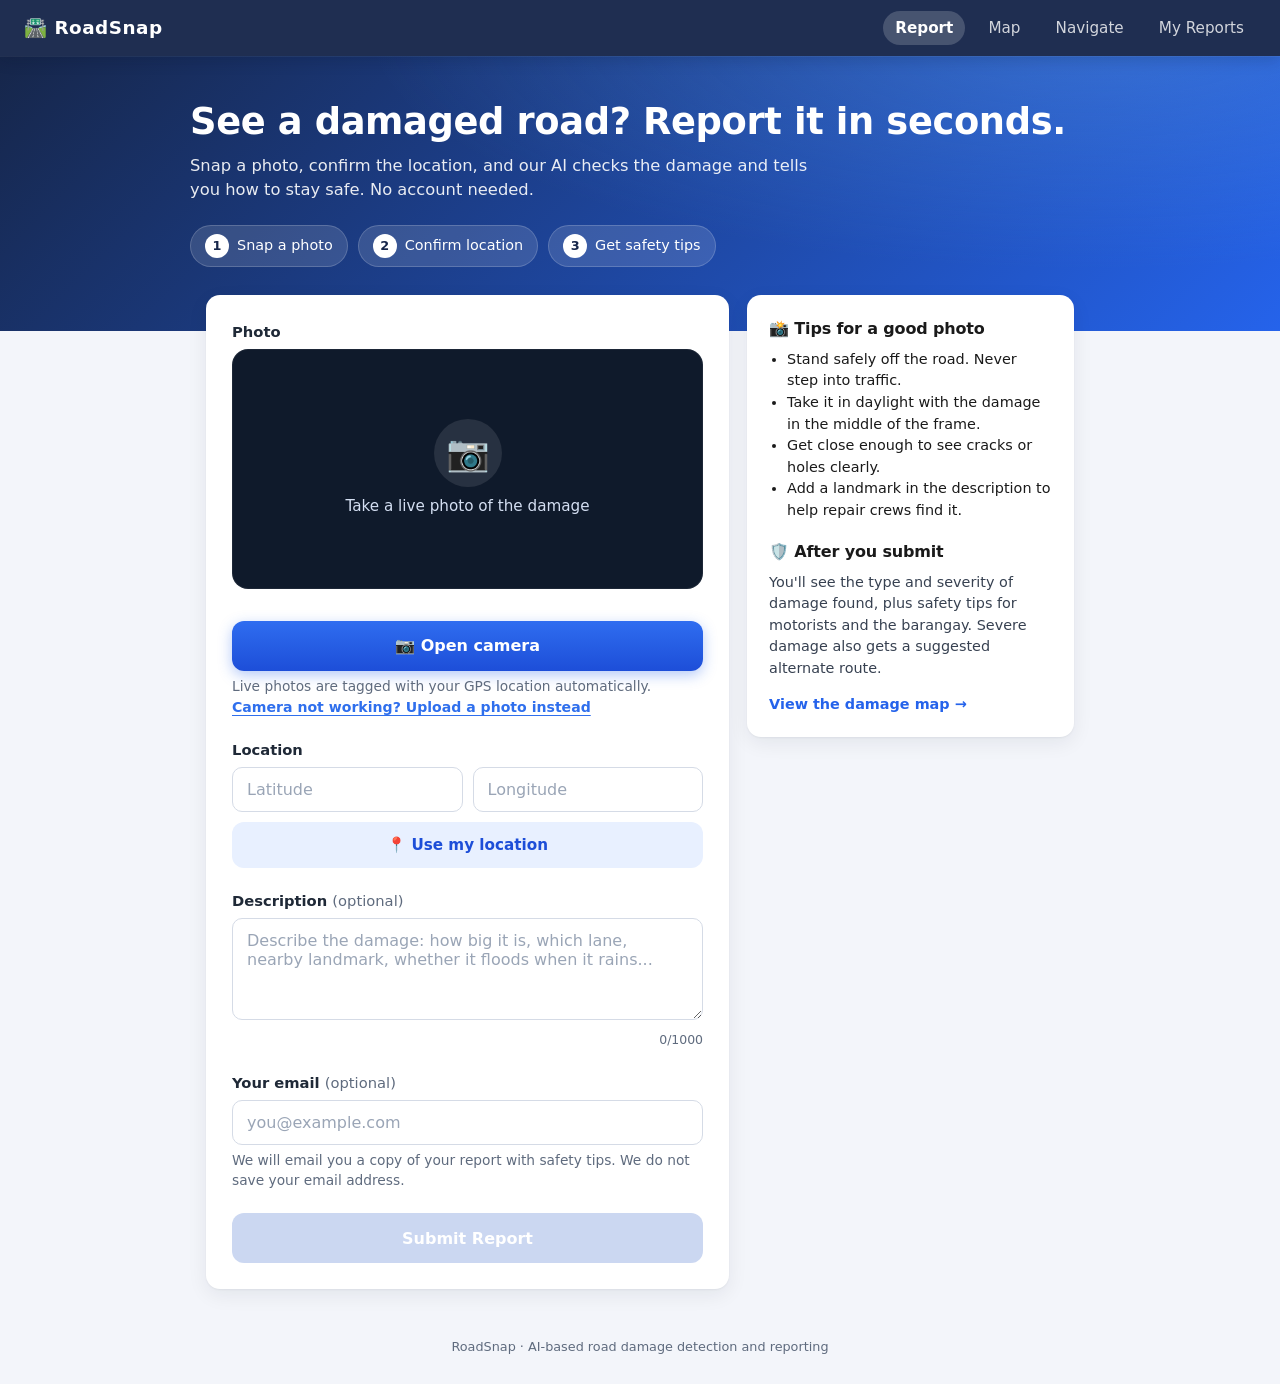
<file: backend/frontend/index.html>
<!DOCTYPE html>
<html lang="en">
<head>
  <meta charset="UTF-8" />
  <meta name="viewport" content="width=device-width, initial-scale=1.0" />
  <title>RoadSnap — Report Road Damage</title>
  <link rel="stylesheet" href="css/style.css" />
</head>
<body>

  <div class="navbar">
    <a href="index.html" class="brand">🛣️ RoadSnap</a>
    <nav>
      <a href="index.html" class="active">Report</a>
      <a href="map.html">Map</a>
      <a href="navigate.html">Navigate</a>
      <a href="my-reports.html">My Reports</a>
    </nav>
  </div>

  <header class="hero">
    <div class="hero-inner">
      <h1>See a damaged road? Report it in seconds.</h1>
      <p>Snap a photo, confirm the location, and our AI checks the damage and tells you how to stay safe. No account needed.</p>
      <div class="steps">
        <div class="step"><span class="step-num">1</span><span>Snap a photo</span></div>
        <div class="step"><span class="step-num">2</span><span>Confirm location</span></div>
        <div class="step"><span class="step-num">3</span><span>Get safety tips</span></div>
      </div>
    </div>
  </header>

  <div class="page report-layout">
    <div class="card">
      <form id="report-form">

        <label for="image-input">Photo</label>
        <div class="camera-box" id="camera-box">
          <video id="camera-video" autoplay playsinline muted style="display:none;"></video>
          <img id="preview-img" style="display:none;" alt="Captured photo" />
          <div id="camera-placeholder" class="camera-placeholder">
            <span class="cam-icon">📷</span>
            <span>Take a live photo of the damage</span>
          </div>
        </div>
        <div class="camera-actions">
          <button type="button" class="btn-primary" id="camera-open-btn">📷 Open camera</button>
          <button type="button" class="btn-capture" id="camera-capture-btn" style="display:none;">⚪ Capture</button>
          <button type="button" class="btn-secondary" id="camera-retake-btn" style="display:none;">🔄 Retake</button>
        </div>
        <div class="upload-hint">
          Live photos are tagged with your GPS location automatically.
          <label class="upload-fallback" for="image-input">Camera not working? Upload a photo instead</label>
        </div>
        <input type="file" id="image-input" accept="image/png, image/jpeg" capture="environment" style="display:none;" />

        <label for="lat-input">Location</label>
        <div class="location-row">
          <input type="text" id="lat-input" placeholder="Latitude" required />
          <input type="text" id="lng-input" placeholder="Longitude" required />
          <button type="button" class="btn-secondary" id="locate-btn">📍 Use my location</button>
        </div>

        <label for="description-input">Description <span class="optional">(optional)</span></label>
        <textarea id="description-input" rows="4" maxlength="1000"
          placeholder="Describe the damage: how big it is, which lane, nearby landmark, whether it floods when it rains..."></textarea>
        <div class="char-count"><span id="desc-count">0</span>/1000</div>

        <label for="email-input">Your email <span class="optional">(optional)</span></label>
        <input type="email" id="email-input" maxlength="120" autocomplete="email" placeholder="you@example.com" />
        <div class="upload-hint">We will email you a copy of your report with safety tips. We do not save your email address.</div>

        <button type="submit" class="btn-primary" id="submit-btn" disabled>Submit Report</button>

        <div class="status-msg" id="status-msg"></div>
      </form>
    </div>

    <aside class="side-card">
      <h3>📸 Tips for a good photo</h3>
      <ul>
        <li>Stand safely off the road. Never step into traffic.</li>
        <li>Take it in daylight with the damage in the middle of the frame.</li>
        <li>Get close enough to see cracks or holes clearly.</li>
        <li>Add a landmark in the description to help repair crews find it.</li>
      </ul>
      <h3>🛡️ After you submit</h3>
      <p>You'll see the type and severity of damage found, plus safety tips for motorists and the barangay. Severe damage also gets a suggested alternate route.</p>
      <a class="side-link" href="map.html">View the damage map →</a>
    </aside>
  </div>

  <footer class="site-footer">RoadSnap &middot; AI-based road damage detection and reporting</footer>

  <script src="js/config.js"></script>
  <script src="js/ui.js"></script>
  <script src="js/report.js"></script>
</body>
</html>
</file>
<file: backend/frontend/css/style.css>
:root {
  --navy: #1d2b4f;
  --blue: #2f6fed;
  --light-blue: #eaf1ff;
  --minor: #ffc800;
  --moderate: #ff7a00;
  --severe: #e60023;
  --gray-bg: #f5f6fa;
  --text: #1a1a1a;
  --muted: #6b7280;
  --white: #ffffff;
  --radius: 10px;
  --shadow: 0 2px 10px rgba(0, 0, 0, 0.08);
}

* {
  box-sizing: border-box;
}

body {
  margin: 0;
  font-family: "Segoe UI", Roboto, Arial, sans-serif;
  background: var(--gray-bg);
  color: var(--text);
}

/* ---------- Top nav ---------- */
.navbar {
  background: var(--navy);
  color: var(--white);
  padding: 14px 24px;
  display: flex;
  align-items: center;
  justify-content: space-between;
}

.navbar .brand {
  font-weight: 700;
  font-size: 1.2rem;
  letter-spacing: 0.5px;
  color: var(--white);
  text-decoration: none;
}

.navbar nav a {
  color: var(--white);
  text-decoration: none;
  margin-left: 20px;
  font-size: 0.95rem;
  opacity: 0.85;
}

.navbar nav a:hover,
.navbar nav a.active {
  opacity: 1;
  border-bottom: 2px solid var(--blue);
}

/* ---------- Layout ---------- */
.page {
  max-width: 720px;
  margin: 32px auto;
  padding: 0 16px;
}

.page-wide {
  max-width: 1100px;
  margin: 0 auto;
  padding: 0;
}

h1 {
  font-size: 1.6rem;
  margin-bottom: 4px;
}

.subtitle {
  color: var(--muted);
  margin-top: 0;
  margin-bottom: 24px;
}

/* ---------- Card / form ---------- */
.card {
  background: var(--white);
  border-radius: var(--radius);
  box-shadow: var(--shadow);
  padding: 24px;
}

label {
  display: block;
  font-weight: 600;
  margin-bottom: 6px;
  margin-top: 18px;
  font-size: 0.9rem;
}

label:first-of-type {
  margin-top: 0;
}

.upload-box {
  border: 2px dashed #c7d2e0;
  border-radius: var(--radius);
  padding: 24px;
  text-align: center;
  cursor: pointer;
  background: var(--light-blue);
  transition: border-color 0.15s ease;
}

.upload-box:hover {
  border-color: var(--blue);
}

.upload-box img {
  max-width: 100%;
  max-height: 220px;
  border-radius: 8px;
  margin-top: 12px;
}

.upload-hint {
  font-size: 0.85rem;
  color: var(--muted);
  margin-top: 6px;
}

input[type="file"] {
  display: none;
}

.location-row {
  display: flex;
  gap: 10px;
  align-items: center;
}

.location-row input {
  flex: 1;
}

input[type="text"],
input[type="email"],
input[type="number"],
textarea {
  width: 100%;
  padding: 10px 12px;
  border: 1px solid #d7dce3;
  border-radius: 8px;
  font-size: 0.95rem;
}

button {
  font-family: inherit;
  cursor: pointer;
  border: none;
  border-radius: 8px;
  font-size: 0.95rem;
  font-weight: 600;
}

.btn-primary {
  background: var(--blue);
  color: var(--white);
  padding: 12px 20px;
  width: 100%;
  margin-top: 22px;
}

.btn-primary:disabled {
  background: #9db6e8;
  cursor: not-allowed;
}

.btn-secondary {
  background: var(--light-blue);
  color: var(--blue);
  padding: 10px 14px;
  white-space: nowrap;
}

.status-msg {
  margin-top: 14px;
  padding: 12px 14px;
  border-radius: 8px;
  font-size: 0.9rem;
  display: none;
}

.status-msg.success {
  display: block;
  background: #e6f6ec;
  color: #1e7e34;
}

.status-msg.error {
  display: block;
  background: #fdeaea;
  color: #b02a2a;
}

/* ---------- Map page ---------- */
#map {
  width: 100%;
  height: calc(100vh - 130px);
}

.map-legend {
  position: absolute;
  bottom: 24px;
  left: 24px;
  background: var(--white);
  padding: 12px 16px;
  border-radius: var(--radius);
  box-shadow: var(--shadow);
  font-size: 0.85rem;
  z-index: 1000;
}

.map-legend div {
  display: flex;
  align-items: center;
  margin-top: 4px;
}

.dot {
  width: 10px;
  height: 10px;
  border-radius: 50%;
  margin-right: 8px;
  display: inline-block;
}

.dot.minor { background: var(--minor); }
.dot.moderate { background: var(--moderate); }
.dot.severe { background: var(--severe); }

.map-wrap {
  position: relative;
}

.popup-content {
  font-size: 0.85rem;
}

.popup-content img {
  width: 100%;
  border-radius: 6px;
  margin-bottom: 6px;
}

.badge {
  display: inline-block;
  padding: 2px 8px;
  border-radius: 12px;
  font-size: 0.75rem;
  font-weight: 700;
  color: var(--white);
}

.badge.minor { background: var(--minor); }
.badge.moderate { background: var(--moderate); }
.badge.severe { background: var(--severe); }
.badge.none { background: #8a93a3; }


/* ---------- Admin dashboard ---------- */
.report-card {
  background: var(--white);
  border-radius: var(--radius);
  box-shadow: var(--shadow);
  padding: 16px;
  margin-bottom: 14px;
  display: flex;
  gap: 16px;
  align-items: flex-start;
}

.report-card img {
  width: 120px;
  height: 120px;
  object-fit: cover;
  border-radius: 8px;
  flex-shrink: 0;
}

.report-card .info {
  flex: 1;
}

.report-card .actions {
  display: flex;
  gap: 8px;
  margin-top: 10px;
  flex-wrap: wrap;
}

.report-card .actions button {
  padding: 6px 12px;
  font-size: 0.85rem;
}

.btn-verify { background: #d4f4dd; color: #1e7e34; }
.btn-flag { background: #fff0d4; color: #a05c00; }
.btn-remove { background: #fdeaea; color: #b02a2a; }

select {
  padding: 8px 10px;
  border-radius: 8px;
  border: 1px solid #d7dce3;
}

/* ---------- Form extras ---------- */
textarea {
  font-family: inherit;
  resize: vertical;
}

.optional {
  font-weight: 400;
  color: var(--muted);
}

.char-count {
  text-align: right;
  font-size: 0.8rem;
  color: var(--muted);
  margin-top: 4px;
}

/* ---------- Toasts ---------- */
.toast-wrap {
  position: fixed;
  top: 16px;
  right: 16px;
  z-index: 3000;
  display: flex;
  flex-direction: column;
  gap: 10px;
  max-width: calc(100vw - 32px);
}

.toast {
  background: var(--navy);
  color: var(--white);
  padding: 12px 16px;
  border-radius: 8px;
  box-shadow: var(--shadow);
  font-size: 0.9rem;
  max-width: 340px;
  cursor: pointer;
  animation: toast-in 0.2s ease-out;
}

.toast-success { background: #1e7e34; }
.toast-error { background: #b02a2a; }
.toast-info { background: var(--navy); }

.toast-hide {
  opacity: 0;
  transition: opacity 0.25s ease;
}

@keyframes toast-in {
  from { transform: translateY(-8px); opacity: 0; }
  to { transform: translateY(0); opacity: 1; }
}

/* ---------- Dialogs ---------- */
.ui-overlay {
  position: fixed;
  inset: 0;
  background: rgba(15, 23, 42, 0.55);
  display: flex;
  align-items: center;
  justify-content: center;
  padding: 16px;
  z-index: 2000;
}

.ui-dialog {
  background: var(--white);
  border-radius: var(--radius);
  box-shadow: 0 10px 40px rgba(0, 0, 0, 0.25);
  width: 100%;
  max-width: 480px;
  max-height: calc(100vh - 32px);
  overflow-y: auto;
  padding: 22px;
}

.ui-title {
  margin: 0 0 12px;
  font-size: 1.15rem;
}

.ui-body p {
  margin: 0 0 10px;
  line-height: 1.45;
}

.ui-body textarea {
  width: 100%;
  padding: 10px 12px;
  border: 1px solid #d7dce3;
  border-radius: 8px;
  font-size: 0.95rem;
}

.ui-label {
  margin-top: 0;
}

.ui-footer {
  display: flex;
  justify-content: flex-end;
  gap: 10px;
  margin-top: 18px;
}

.ui-dialog .btn-primary,
.ui-dialog .btn-secondary,
.ui-dialog .btn-danger {
  width: auto;
  margin-top: 0;
  padding: 10px 18px;
}

.btn-danger {
  background: var(--severe);
  color: var(--white);
}

.confirm-list {
  margin: 0 0 10px;
  padding-left: 18px;
  line-height: 1.5;
  word-break: break-word;
}

.muted-note {
  color: var(--muted);
  font-size: 0.82rem;
}

.result-desc {
  background: var(--gray-bg);
  padding: 10px 12px;
  border-radius: 8px;
  font-size: 0.9rem;
  word-break: break-word;
}

.route-box {
  margin: 10px 0;
  padding: 10px 12px;
  background: #fdeaea;
  border-radius: 8px;
  font-size: 0.88rem;
}

/* ---------- Safety guidance ---------- */
.guidance {
  background: #eef6ff;
  border-left: 4px solid var(--blue);
  border-radius: 8px;
  padding: 10px 12px;
  margin: 10px 0;
  font-size: 0.88rem;
}

.guidance-headline {
  font-weight: 700;
  margin-bottom: 4px;
}

.guidance ul,
.popup-guidance ul {
  margin: 4px 0 0;
  padding-left: 18px;
  line-height: 1.45;
}

.popup-desc {
  margin-top: 8px;
  padding: 8px;
  background: var(--gray-bg);
  border-radius: 6px;
  word-break: break-word;
}

.popup-guidance {
  margin-top: 8px;
  font-size: 0.8rem;
}

.popup-guidance summary {
  cursor: pointer;
  font-weight: 600;
  color: var(--blue);
}

.map-error {
  background: #fdeaea;
  color: #b02a2a;
  padding: 8px 12px;
  border-radius: 8px;
  font-size: 0.85rem;
  box-shadow: var(--shadow);
}

/* ---------- Admin extras ---------- */
.report-desc {
  margin: 8px 0;
  padding: 8px 10px;
  background: var(--gray-bg);
  border-radius: 6px;
  font-size: 0.88rem;
  word-break: break-word;
}

.report-card .guidance {
  margin: 8px 0 0;
}

.status-pill {
  display: inline-block;
  padding: 2px 8px;
  border-radius: 12px;
  font-size: 0.75rem;
  font-weight: 700;
  text-transform: capitalize;
}

.status-pill.pending { background: #e5e7eb; color: #374151; }
.status-pill.verified { background: #d4f4dd; color: #1e7e34; }
.status-pill.flagged { background: #fff0d4; color: #a05c00; }
.status-pill.removed { background: #fdeaea; color: #b02a2a; }

.btn-edit { background: var(--light-blue); color: var(--blue); }
.btn-delete { background: var(--severe); color: var(--white); }

button:disabled {
  opacity: 0.6;
  cursor: not-allowed;
}

@media (max-width: 560px) {
  .location-row { flex-direction: column; align-items: stretch; }
  .report-card { flex-direction: column; }
  .report-card img { width: 100%; height: 180px; }
}

/* =====================================================
   Admin dashboard (v2)
   ===================================================== */
.dash {
  max-width: 1200px;
  margin: 0 auto;
  padding: 24px 16px 48px;
}

.dash-header {
  display: flex;
  justify-content: space-between;
  align-items: flex-end;
  gap: 16px;
  flex-wrap: wrap;
  margin-bottom: 18px;
}

.dash-header .subtitle {
  margin-bottom: 0;
}

.dash-header-actions {
  display: flex;
  align-items: center;
  gap: 10px;
  flex-wrap: wrap;
}

.updated {
  color: var(--muted);
  font-size: 0.8rem;
}

/* ---------- Stat tiles ---------- */
.stat-grid {
  display: grid;
  grid-template-columns: repeat(auto-fit, minmax(160px, 1fr));
  gap: 14px;
  margin-bottom: 18px;
}

.stat-tile {
  background: var(--white);
  border-radius: var(--radius);
  box-shadow: var(--shadow);
  padding: 16px 18px;
  border-top: 4px solid var(--blue);
}

.stat-value {
  font-size: 2rem;
  font-weight: 700;
  line-height: 1.1;
}

.stat-label {
  color: var(--muted);
  font-size: 0.85rem;
  margin-top: 4px;
}

.tile-total { border-top-color: var(--navy); }
.tile-pending { border-top-color: #9ca3af; }
.tile-verified { border-top-color: #2f9e44; }
.tile-flagged { border-top-color: var(--moderate); }
.tile-severe { border-top-color: var(--severe); }

/* ---------- Charts ---------- */
.insight-grid {
  display: grid;
  grid-template-columns: repeat(auto-fit, minmax(300px, 1fr));
  gap: 14px;
  margin-bottom: 22px;
}

.panel {
  background: var(--white);
  border-radius: var(--radius);
  box-shadow: var(--shadow);
  padding: 16px 18px;
}

.panel h3 {
  margin: 0 0 12px;
  font-size: 0.95rem;
}

.bar-row {
  display: flex;
  align-items: center;
  gap: 10px;
  margin-bottom: 8px;
  font-size: 0.85rem;
}

.bar-label {
  width: 110px;
  flex-shrink: 0;
  text-transform: capitalize;
  white-space: nowrap;
  overflow: hidden;
  text-overflow: ellipsis;
}

.bar-track {
  flex: 1;
  height: 10px;
  background: #eef0f4;
  border-radius: 6px;
  overflow: hidden;
}

.bar-fill {
  display: block;
  height: 100%;
  border-radius: 6px;
  min-width: 2px;
}

.bar-value {
  width: 28px;
  text-align: right;
  font-weight: 600;
}

.empty-note {
  color: var(--muted);
  font-size: 0.85rem;
  margin: 0;
}

/* ---------- Toolbar ---------- */
.toolbar {
  display: flex;
  gap: 10px;
  flex-wrap: wrap;
  margin-bottom: 8px;
}

.toolbar input[type="text"] {
  flex: 1 1 260px;
  width: auto;
}

.toolbar select {
  flex: 0 0 auto;
}

.result-count {
  color: var(--muted);
  font-size: 0.82rem;
  margin-bottom: 14px;
}

/* ---------- Report cards (grid) ---------- */
.report-grid {
  display: grid;
  grid-template-columns: repeat(auto-fill, minmax(340px, 1fr));
  gap: 16px;
}

.report-grid .report-card {
  display: flex;
  flex-direction: column;
  gap: 0;
  padding: 0;
  margin: 0;
  overflow: hidden;
  border-left: 5px solid #8a93a3;
}

.report-card.sev-severe { border-left-color: var(--severe); }
.report-card.sev-moderate { border-left-color: var(--moderate); }
.report-card.sev-minor { border-left-color: var(--minor); }

.card-photo {
  position: relative;
  background: #e5e7eb;
}

.report-grid .report-card .card-photo img {
  width: 100%;
  height: 190px;
  object-fit: cover;
  border-radius: 0;
  display: block;
  cursor: zoom-in;
}

.no-photo {
  height: 190px;
  display: flex;
  align-items: center;
  justify-content: center;
  color: var(--muted);
}

.photo-badge {
  position: absolute;
  top: 10px;
  left: 10px;
  padding: 3px 10px;
  border-radius: 12px;
  font-size: 0.75rem;
  font-weight: 700;
  color: var(--white);
  background: #8a93a3;
}

.photo-badge.severe { background: var(--severe); }
.photo-badge.moderate { background: var(--moderate); }
.photo-badge.minor { background: var(--minor); }

.card-body {
  padding: 14px 16px 16px;
  flex: 1;
  display: flex;
  flex-direction: column;
}

.card-top {
  display: flex;
  justify-content: space-between;
  align-items: center;
  margin-bottom: 6px;
}

.card-meta {
  font-size: 0.85rem;
  color: #374151;
  margin-top: 3px;
}

.card-meta a {
  color: var(--blue);
}

.report-desc.muted {
  color: var(--muted);
}

.tips {
  margin-top: 8px;
  font-size: 0.82rem;
}

.tips summary {
  cursor: pointer;
  font-weight: 600;
  color: var(--blue);
}

.tips ul {
  margin: 6px 0 0;
  padding-left: 18px;
  line-height: 1.45;
}

.report-grid .report-card .actions {
  margin-top: auto;
  padding-top: 12px;
}

.empty-state {
  grid-column: 1 / -1;
  text-align: center;
  color: var(--muted);
  padding: 48px 16px;
  background: var(--white);
  border-radius: var(--radius);
  box-shadow: var(--shadow);
}

.empty-icon {
  font-size: 2.2rem;
}

.lightbox-img {
  width: 100%;
  max-height: 60vh;
  object-fit: contain;
  border-radius: 8px;
  background: #111;
}

/* =====================================================
   Admin login (v2)
   ===================================================== */
.login-body {
  min-height: 100vh;
  background: linear-gradient(135deg, var(--navy) 0%, #2f6fed 100%);
  display: flex;
  align-items: center;
  justify-content: center;
  padding: 20px;
}

.login-shell {
  display: grid;
  grid-template-columns: 1fr 1fr;
  width: 100%;
  max-width: 860px;
  background: var(--white);
  border-radius: 16px;
  box-shadow: 0 20px 60px rgba(0, 0, 0, 0.3);
  overflow: hidden;
}

.login-brand {
  background: var(--navy);
  color: var(--white);
  padding: 40px 32px;
}

.login-brand h1 {
  margin: 8px 0 4px;
  font-size: 1.8rem;
}

.login-brand p {
  margin: 0 0 20px;
  opacity: 0.8;
}

.login-logo {
  font-size: 2.6rem;
}

.login-points {
  margin: 0;
  padding-left: 18px;
  line-height: 1.9;
  opacity: 0.9;
  font-size: 0.92rem;
}

.login-card {
  padding: 40px 32px;
}

.login-card h2 {
  margin: 0 0 4px;
}

.login-card .btn-primary {
  margin-top: 18px;
}

.login-card .status-msg {
  margin-top: 12px;
}

.password-wrap {
  position: relative;
}

.password-wrap input {
  padding-right: 64px;
}

.toggle-password {
  position: absolute;
  right: 6px;
  top: 50%;
  transform: translateY(-50%);
  background: transparent;
  color: var(--blue);
  padding: 6px 10px;
  font-size: 0.8rem;
}

.login-foot {
  margin: 18px 0 0;
  font-size: 0.85rem;
  text-align: center;
}

.login-foot a {
  color: var(--blue);
  text-decoration: none;
}

@media (max-width: 720px) {
  .login-shell { grid-template-columns: 1fr; }
  .login-brand { padding: 24px; }
  .login-points { display: none; }
  .login-card { padding: 24px; }
  .report-grid { grid-template-columns: 1fr; }
}

/* ---------- Fixes ---------- */
input[type="password"] {
  width: 100%;
  padding: 10px 12px;
  border: 1px solid #d7dce3;
  border-radius: 8px;
  font-size: 0.95rem;
}

.report-grid .report-card {
  align-items: stretch;
}

.bar-label {
  width: 135px;
}

/* =====================================================
   Public pages (v3): report page + map
   ===================================================== */
.hero {
  background: linear-gradient(135deg, var(--navy) 0%, #2f6fed 100%);
  color: var(--white);
  padding: 40px 16px 56px;
}

.hero-inner {
  max-width: 900px;
  margin: 0 auto;
}

.hero h1 {
  font-size: 2rem;
  margin: 0 0 10px;
  line-height: 1.2;
}

.hero p {
  margin: 0 0 22px;
  max-width: 620px;
  opacity: 0.9;
  line-height: 1.5;
}

.steps {
  display: flex;
  gap: 12px;
  flex-wrap: wrap;
}

.step {
  display: flex;
  align-items: center;
  gap: 8px;
  background: rgba(255, 255, 255, 0.14);
  padding: 8px 14px;
  border-radius: 999px;
  font-size: 0.9rem;
}

.step-num {
  background: var(--white);
  color: var(--navy);
  width: 22px;
  height: 22px;
  border-radius: 50%;
  display: inline-flex;
  align-items: center;
  justify-content: center;
  font-weight: 700;
  font-size: 0.8rem;
}

.report-layout {
  max-width: 900px;
  margin: -32px auto 32px;
  display: grid;
  grid-template-columns: 1.6fr 1fr;
  gap: 18px;
  align-items: start;
}

.side-card {
  background: var(--white);
  border-radius: var(--radius);
  box-shadow: var(--shadow);
  padding: 20px;
  font-size: 0.9rem;
  line-height: 1.5;
}

.side-card h3 {
  margin: 0 0 8px;
  font-size: 1rem;
}

.side-card h3:not(:first-child) {
  margin-top: 18px;
}

.side-card ul {
  margin: 0;
  padding-left: 18px;
}

.side-card p {
  margin: 0;
  color: #374151;
}

.side-link {
  display: inline-block;
  margin-top: 14px;
  color: var(--blue);
  font-weight: 600;
  text-decoration: none;
}

.site-footer {
  text-align: center;
  color: var(--muted);
  font-size: 0.8rem;
  padding: 8px 16px 28px;
}

/* ---------- Map panel ---------- */
.map-panel {
  position: absolute;
  top: 16px;
  left: 56px;
  z-index: 1000;
  background: var(--white);
  border-radius: var(--radius);
  box-shadow: var(--shadow);
  padding: 14px 16px;
  width: 210px;
  font-size: 0.88rem;
}

.map-panel-title {
  font-weight: 700;
}

.map-total {
  color: var(--muted);
  font-size: 0.8rem;
  margin: 2px 0 10px;
}

.chip-row {
  display: flex;
  align-items: center;
  gap: 8px;
  margin: 0;
  padding: 5px 0;
  font-weight: 500;
  cursor: pointer;
}

.chip-row input {
  margin: 0;
}

.chip-count {
  margin-left: auto;
  background: var(--gray-bg);
  border-radius: 10px;
  padding: 0 8px;
  font-size: 0.78rem;
  font-weight: 700;
}

.dot.none { background: #8a93a3; }

.map-fit {
  width: 100%;
  margin-top: 10px;
  padding: 8px 10px;
}

.map-report-link {
  display: block;
  text-align: center;
  margin-top: 10px;
  color: var(--blue);
  font-weight: 600;
  text-decoration: none;
}

.verified-tag {
  color: #1e7e34;
  font-size: 0.75rem;
  font-weight: 700;
}

@media (max-width: 720px) {
  .report-layout { grid-template-columns: 1fr; }
  .hero h1 { font-size: 1.5rem; }
  .map-panel { left: 12px; top: 12px; width: 180px; }
}

/* =====================================================
   Navigate page (v4)
   ===================================================== */
.nav-wrap {
  position: relative;
}

.nav-panel {
  position: absolute;
  top: 12px;
  left: 56px;
  z-index: 1000;
  width: 340px;
  max-height: calc(100% - 24px);
  overflow-y: auto;
  background: var(--white);
  border-radius: var(--radius);
  box-shadow: 0 6px 24px rgba(0, 0, 0, 0.18);
  padding: 16px;
  font-size: 0.9rem;
}

.nav-panel.collapsed {
  display: none;
}

.nav-panel h2 {
  margin: 0 0 2px;
  font-size: 1.15rem;
}

.nav-panel h3 {
  margin: 16px 0 6px;
  font-size: 0.95rem;
}

.nav-intro {
  margin: 0 0 10px;
  color: var(--muted);
  font-size: 0.85rem;
}

.search-field {
  position: relative;
  display: flex;
  gap: 6px;
}

.search-field input {
  flex: 1;
}

.mini-btn {
  background: var(--light-blue);
  padding: 0 12px;
  font-size: 1.05rem;
}

.suggestions {
  display: none;
  position: absolute;
  top: 100%;
  left: 0;
  right: 0;
  z-index: 1100;
  margin: 4px 0 0;
  padding: 0;
  list-style: none;
  background: var(--white);
  border: 1px solid #d7dce3;
  border-radius: 8px;
  box-shadow: var(--shadow);
  max-height: 220px;
  overflow-y: auto;
}

.suggestions li {
  padding: 9px 12px;
  font-size: 0.82rem;
  cursor: pointer;
  border-bottom: 1px solid #f0f1f5;
}

.suggestions li:hover {
  background: var(--light-blue);
}

.suggestions li.none {
  color: var(--muted);
  cursor: default;
}

.nav-hint {
  font-size: 0.78rem;
  color: var(--muted);
  margin-top: 6px;
}

.route-message {
  font-size: 0.85rem;
  margin-top: 8px;
}

.route-message.error {
  color: #b02a2a;
}

#route-results {
  display: flex;
  flex-direction: column;
  gap: 8px;
  margin-top: 12px;
}

.route-card {
  text-align: left;
  background: var(--white);
  border: 2px solid #e3e6ec;
  border-radius: 10px;
  padding: 10px 12px;
  font-weight: 400;
}

.route-card.selected {
  border-color: var(--blue);
  background: #f3f7ff;
}

.route-top {
  display: flex;
  align-items: center;
  gap: 8px;
  flex-wrap: wrap;
}

.route-top strong {
  font-size: 1.05rem;
}

.route-hz {
  margin-top: 4px;
  font-size: 0.82rem;
}

.hz-none { color: #1e7e34; font-weight: 600; }
.hz-some { color: #b02a2a; font-weight: 600; }

.tag {
  font-size: 0.7rem;
  font-weight: 700;
  padding: 2px 8px;
  border-radius: 10px;
}

.tag-safe { background: #d4f4dd; color: #1e7e34; }
.tag-fast { background: #e0e9ff; color: #2f6fed; }

.start-btn {
  margin-top: 14px;
}

.voice-toggle {
  display: flex;
  align-items: center;
  gap: 8px;
  margin: 10px 0 0;
  font-weight: 500;
}

.hazard-list {
  list-style: none;
  margin: 0;
  padding: 0;
}

.hazard-list li {
  display: flex;
  gap: 10px;
  align-items: flex-start;
  padding: 8px 0;
  border-bottom: 1px solid #f0f1f5;
  font-size: 0.85rem;
}

.hazard-list .dot {
  margin-top: 4px;
  flex-shrink: 0;
}

.hz-desc {
  color: var(--muted);
  font-size: 0.8rem;
  margin-top: 2px;
}

.hz-clear {
  color: #1e7e34;
  font-weight: 600;
}

.steps-box {
  margin-top: 12px;
}

.steps-box summary {
  cursor: pointer;
  font-weight: 600;
  color: var(--blue);
}

.steps-box ol {
  margin: 8px 0 0;
  padding-left: 20px;
  line-height: 1.5;
  font-size: 0.85rem;
}

.nav-hud {
  position: absolute;
  top: 12px;
  left: 50%;
  transform: translateX(-50%);
  z-index: 1200;
  width: min(560px, calc(100% - 24px));
  display: flex;
  justify-content: space-between;
  align-items: center;
  gap: 12px;
  background: var(--navy);
  color: var(--white);
  border-radius: 14px;
  padding: 12px 16px;
  box-shadow: 0 6px 24px rgba(0, 0, 0, 0.3);
}

.nav-hud[hidden] {
  display: none;
}

.hud-instruction {
  font-size: 1.1rem;
  font-weight: 700;
}

.hud-sub {
  opacity: 0.8;
  font-size: 0.9rem;
}

.hud-side {
  text-align: right;
  font-size: 0.85rem;
  white-space: nowrap;
}

.hud-stop {
  margin-top: 6px;
  padding: 6px 14px;
}

.me-dot {
  width: 20px;
  height: 20px;
  background: #2f6fed;
  border: 3px solid #fff;
  border-radius: 50%;
  box-shadow: 0 0 0 6px rgba(47, 111, 237, 0.25);
}

@media (max-width: 720px) {
  .nav-panel {
    left: 8px;
    right: 8px;
    top: auto;
    bottom: 8px;
    width: auto;
    max-height: 55%;
  }
}

/* =====================================================
   Trust / location checks (v5)
   ===================================================== */
.loc-note {
  padding: 10px 12px;
  border-radius: 8px;
  font-size: 0.88rem;
  margin: 8px 0;
  line-height: 1.4;
}

.loc-ok { background: #e6f6ec; color: #1e7e34; }
.loc-warn { background: #fff6e0; color: #8a5a00; }
.loc-bad { background: #fdeaea; color: #b02a2a; }

.verified-tag { color: #1e7e34; font-size: 0.75rem; font-weight: 700; }
.likely-tag { color: #2f6fed; font-size: 0.75rem; font-weight: 700; }
.unconfirmed-tag { color: #a05c00; font-size: 0.75rem; font-weight: 700; }

.tile-mismatch { border-top-color: #b02a2a; }

.loc-chips {
  display: flex;
  flex-wrap: wrap;
  gap: 6px;
  margin-top: 8px;
}

.chip {
  font-size: 0.72rem;
  font-weight: 600;
  padding: 3px 8px;
  border-radius: 10px;
}

.chip-ok { background: #e6f6ec; color: #1e7e34; }
.chip-warn { background: #fff6e0; color: #8a5a00; }
.chip-bad { background: #fdeaea; color: #b02a2a; }

.report-card.loc-mismatch {
  box-shadow: 0 0 0 2px #e03131, var(--shadow);
}

/* Live camera */
.camera-box {
  position: relative;
  width: 100%;
  min-height: 220px;
  background: #0f1a2b;
  border-radius: 12px;
  overflow: hidden;
  display: flex;
  align-items: center;
  justify-content: center;
}
.camera-box video,
.camera-box img { width: 100%; max-height: 420px; object-fit: cover; display: block; }
.camera-placeholder {
  display: flex; flex-direction: column; align-items: center; gap: 8px;
  color: #c9d6ea; font-size: 0.95rem; padding: 30px 12px;
}
.cam-icon { font-size: 2.4rem; }
.camera-actions { display: flex; gap: 10px; margin-top: 10px; flex-wrap: wrap; }
.camera-actions button { flex: 1; min-width: 140px; }
.btn-capture {
  background: #fff; color: #111; border: 3px solid #2f6fed; border-radius: 10px;
  padding: 12px 16px; font-weight: 700; cursor: pointer; font-size: 1rem;
}
.upload-fallback {
  display: block; margin-top: 6px; color: #2f6fed; text-decoration: underline; cursor: pointer;
}

/* My Reports + mobile navbar */
.navbar nav a { white-space: nowrap; }
@media (max-width: 560px) {
  .navbar { flex-wrap: wrap; gap: 8px; padding: 12px 16px; }
  .navbar nav { display: flex; gap: 16px; width: 100%; overflow-x: auto; padding-bottom: 2px; }
  .navbar nav a { margin-left: 0; }
}
.my-list .card { margin-top: 12px; }

/* =====================================================
   Repair tracking, hotspot, monitoring, dataset (v6)
   ===================================================== */
.tile-progress { border-top-color: #2f6fed; }
.tile-fixed { border-top-color: #2f9e44; }
.dot.fixed { background: #2f9e44; }
.status-pill.in_progress { background: #e1ebff; color: #1f4fbf; }
.status-pill.fixed { background: #e0f5e6; color: #1e7e34; }
.btn-progress { background: #e1ebff; color: #1f4fbf; border: none; border-radius: 8px; padding: 8px 12px; cursor: pointer; font-weight: 600; }
.btn-fixed { background: #e0f5e6; color: #1e7e34; border: none; border-radius: 8px; padding: 8px 12px; cursor: pointer; font-weight: 600; }

.fixed-box { background: #eef9f1; border: 1px solid #bfe5c9; color: #1e6b32; border-radius: 8px; padding: 8px 10px; margin: 8px 0; font-size: 0.85rem; }
.fixed-box img { display: block; width: 100%; max-height: 180px; object-fit: cover; border-radius: 6px; margin-top: 6px; cursor: pointer; }
.after-label { font-weight: 700; margin-top: 6px; }

.tracker { display: flex; flex-wrap: wrap; gap: 4px 12px; margin: 6px 0; font-size: 0.78rem; color: #8a93a3; }
.step-dot.done { color: #2f9e44; font-weight: 700; }

.progress-tag { color: #1f4fbf; font-size: 0.75rem; font-weight: 700; }
.popup-after { margin-top: 8px; padding: 8px; background: #eef9f1; border-radius: 6px; font-size: 0.8rem; }
.popup-after img { width: 100%; max-height: 120px; object-fit: cover; border-radius: 6px; margin-top: 4px; }
.heat-row { margin-top: 6px; font-weight: 600; }
.heat-legend { font-size: 0.72rem; color: #5c6779; margin: 4px 0 8px; line-height: 1.35; }

.section-title { margin: 26px 0 10px; font-size: 1.1rem; }
.health-grid { display: grid; grid-template-columns: repeat(auto-fit, minmax(210px, 1fr)); gap: 12px; }
.health-card { background: #fff; border-radius: 12px; padding: 14px 16px; box-shadow: var(--shadow); }
.health-title { font-size: 0.78rem; color: #6b7686; text-transform: uppercase; letter-spacing: 0.04em; }
.health-state { font-weight: 700; margin: 6px 0 2px; }
.health-sub { font-size: 0.78rem; color: #6b7686; line-height: 1.35; }
.health-dot { display: inline-block; width: 10px; height: 10px; border-radius: 50%; margin-right: 4px; }
.health-dot.ok { background: #2f9e44; }
.health-dot.bad { background: #e03131; }

.spark { display: flex; align-items: flex-end; gap: 6px; height: 140px; padding-top: 8px; }
.spark-col { flex: 1; display: flex; flex-direction: column; justify-content: flex-end; align-items: center; height: 100%; }
.spark-bar { width: 100%; min-height: 3px; background: #2f6fed; border-radius: 4px 4px 0 0; }
.spark-label { font-size: 0.6rem; color: #8a93a3; margin-top: 4px; }

.mini-table { width: 100%; border-collapse: collapse; font-size: 0.88rem; margin-top: 10px; }
.mini-table th, .mini-table td { text-align: left; padding: 8px 10px; border-bottom: 1px solid #e6eaf1; }
.mini-table th { color: #6b7686; font-weight: 600; font-size: 0.78rem; }
.code-sample { background: #0f1a2b; color: #d7e3f7; padding: 12px; border-radius: 8px; font-size: 0.78rem; overflow-x: auto; }

.missed-grid { display: grid; grid-template-columns: repeat(auto-fill, minmax(150px, 1fr)); gap: 12px; }
.missed-item img { width: 100%; height: 110px; object-fit: cover; border-radius: 8px; margin-bottom: 4px; }
.missed-item { font-size: 0.8rem; }

.ds-card.ds-selected { box-shadow: 0 0 0 2px #2f9e44, var(--shadow); }
.ds-check { display: flex; align-items: center; gap: 8px; margin: 10px 0 6px; font-weight: 600; }
.stat-tile.wide { grid-column: span 2; }
.stat-small { font-size: 0.9rem; margin-top: 6px; }
.ui-label { display: block; font-size: 0.8rem; font-weight: 600; margin: 10px 0 4px; }

/* Strong severity pins on the map */
.pin-halo-pulse { animation: halo-pulse 1.6s ease-in-out infinite; }
@keyframes halo-pulse {
  0%, 100% { fill-opacity: 0.18; }
  50% { fill-opacity: 0.5; }
}
.leaflet-interactive.pin-halo { pointer-events: none; }
.badge.minor { color: #3a2e00; }
.dot { width: 14px; height: 14px; box-shadow: 0 0 0 2px #fff, 0 0 0 3px rgba(0,0,0,0.12); }
.map-panel .chip-row { font-weight: 600; }

/* Road damage warning sign shown during navigation */
.hazard-alert {
  position: absolute;
  left: 50%;
  top: 84px;
  transform: translateX(-50%);
  z-index: 1200;
  width: min(92vw, 460px);
  display: flex;
  align-items: center;
  gap: 14px;
  padding: 12px 16px;
  border-radius: 16px;
  color: #fff;
  background: #e60023;
  border: 4px solid #fff;
  box-shadow: 0 8px 28px rgba(0, 0, 0, 0.4);
}
.hazard-alert[hidden] { display: none; }
.hazard-alert.sev-severe { background: #e60023; animation: ha-flash 0.9s ease-in-out infinite; }
.hazard-alert.sev-moderate { background: #ff7a00; }
.hazard-alert.sev-minor { background: #ffc800; color: #3a2e00; }
.ha-icon { font-size: 2.6rem; line-height: 1; }
.ha-text { flex: 1; min-width: 0; }
.ha-title { font-size: 1.5rem; font-weight: 900; letter-spacing: 0.04em; }
.ha-sub { font-size: 0.9rem; font-weight: 600; }
.ha-dist { font-size: 1.7rem; font-weight: 900; white-space: nowrap; }
@keyframes ha-flash {
  0%, 100% { box-shadow: 0 8px 28px rgba(0, 0, 0, 0.4), 0 0 0 0 rgba(230, 0, 35, 0.6); }
  50% { box-shadow: 0 8px 28px rgba(0, 0, 0, 0.4), 0 0 0 14px rgba(230, 0, 35, 0); }
}
@media (max-width: 560px) {
  .hazard-alert { top: 150px; padding: 10px 12px; gap: 10px; }
  .ha-title { font-size: 1.25rem; }
  .ha-dist { font-size: 1.35rem; }
}

/* Retraining schedule */
.retrain-panel { margin-bottom: 16px; }
.retrain-state { font-weight: 700; padding: 10px 12px; border-radius: 8px; margin: 8px 0; }
.retrain-state.due { background: #fff0d4; color: #8a4b00; }
.retrain-state.ok { background: #e6f6ec; color: #1e7e34; }
.retrain-steps { padding-left: 20px; font-size: 0.88rem; line-height: 1.6; }
.retrain-history { list-style: none; padding: 0; margin: 12px 0 0; font-size: 0.85rem; }
.retrain-history li { padding: 6px 0; border-top: 1px solid #e6eaf1; }
.health-card.retrain-card.due { box-shadow: 0 0 0 2px #ff7a00, var(--shadow); }

/* =====================================================
   UI refresh (v4) - visual polish only, no layout logic
   Appended last so it overrides earlier rules.
   ===================================================== */
:root {
  --navy: #16264a;
  --blue: #2563eb;
  --blue-dark: #1d4ed8;
  --light-blue: #e8f0ff;
  --gray-bg: #f3f5fa;
  --muted: #5f6b7e;
  --line: #e3e8f0;
  --radius: 14px;
  --shadow: 0 1px 2px rgba(16, 24, 40, 0.05), 0 6px 20px rgba(16, 24, 40, 0.07);
  --shadow-lg: 0 12px 40px rgba(16, 24, 40, 0.22);
  --focus: 0 0 0 3px rgba(37, 99, 235, 0.28);
}

html { -webkit-text-size-adjust: 100%; scroll-behavior: smooth; }

body {
  font-family: system-ui, -apple-system, "Segoe UI", Roboto, "Helvetica Neue", Arial, sans-serif;
  line-height: 1.5;
  -webkit-font-smoothing: antialiased;
  -webkit-tap-highlight-color: transparent;
}

h1, h2, h3 { letter-spacing: -0.01em; }

/* ---------- Navbar ---------- */
.navbar {
  position: sticky;
  top: 0;
  z-index: 1500;
  background: rgba(22, 38, 74, 0.96);
  -webkit-backdrop-filter: blur(8px);
  backdrop-filter: blur(8px);
  box-shadow: 0 1px 0 rgba(255, 255, 255, 0.06), 0 4px 14px rgba(10, 18, 40, 0.18);
}
.navbar .brand { font-size: 1.15rem; }
.navbar nav a {
  margin-left: 6px;
  padding: 8px 12px;
  border-radius: 999px;
  border-bottom: none;
  opacity: 0.8;
  transition: background 0.15s ease, opacity 0.15s ease;
}
.navbar nav a:hover { background: rgba(255, 255, 255, 0.1); opacity: 1; border-bottom: none; }
.navbar nav a.active {
  background: rgba(255, 255, 255, 0.18);
  opacity: 1;
  border-bottom: none;
  font-weight: 600;
}

/* ---------- Hero + steps ---------- */
.hero {
  background:
    radial-gradient(1200px 400px at 85% -10%, rgba(96, 165, 250, 0.35), transparent 60%),
    linear-gradient(135deg, var(--navy) 0%, #2563eb 100%);
  padding: 44px 16px 64px;
}
.hero h1 { font-size: clamp(1.6rem, 5vw, 2.3rem); font-weight: 800; }
.hero p { font-size: 1.02rem; }
.steps { gap: 10px; }
.step {
  background: rgba(255, 255, 255, 0.13);
  border: 1px solid rgba(255, 255, 255, 0.18);
  font-weight: 500;
}
.step-num { width: 24px; height: 24px; }

/* ---------- Cards ---------- */
.card, .side-card, .panel, .stat-tile, .report-card, .health-card {
  border-radius: var(--radius);
  box-shadow: var(--shadow);
}
.card { padding: 26px; }
.side-card { padding: 22px; }
.report-layout { margin-top: -36px; }

/* ---------- Form ---------- */
label { font-size: 0.92rem; color: #1f2937; margin-top: 22px; }
label:first-of-type { margin-top: 0; }

input[type="text"], input[type="email"], input[type="number"],
input[type="password"], textarea, select, .ui-body textarea {
  background: #fff;
  border: 1.5px solid #d5dbe6;
  border-radius: 10px;
  padding: 12px 14px;
  font-size: 1rem;           /* 16px+ stops iOS zooming on focus */
  font-family: inherit;
  color: var(--text);
  transition: border-color 0.15s ease, box-shadow 0.15s ease;
}
input::placeholder, textarea::placeholder { color: #9aa5b6; }
input:focus, textarea:focus, select:focus, .ui-body textarea:focus {
  outline: none;
  border-color: var(--blue);
  box-shadow: var(--focus);
}
button:focus-visible, a:focus-visible, summary:focus-visible {
  outline: 3px solid rgba(37, 99, 235, 0.45);
  outline-offset: 2px;
}

/* ---------- Buttons ---------- */
button { transition: transform 0.08s ease, background 0.15s ease, box-shadow 0.15s ease, filter 0.15s ease; }
button:active:not(:disabled) { transform: scale(0.98); }

.btn-primary {
  background: linear-gradient(180deg, #2f6df0, var(--blue-dark));
  min-height: 50px;
  padding: 13px 20px;
  border-radius: 12px;
  font-size: 1rem;
  box-shadow: 0 4px 14px rgba(37, 99, 235, 0.35);
}
.btn-primary:hover:not(:disabled) { filter: brightness(1.06); }
.btn-primary:disabled { background: #a9bde8; box-shadow: none; }

.btn-secondary {
  min-height: 46px;
  border-radius: 12px;
  padding: 11px 16px;
  background: var(--light-blue);
  color: var(--blue-dark);
}
.btn-secondary:hover { background: #d9e6ff; }

.btn-capture {
  min-height: 50px;
  border-radius: 12px;
  border-width: 3px;
  box-shadow: 0 4px 14px rgba(15, 26, 43, 0.18);
}
.btn-danger { border-radius: 10px; }

/* ---------- Photo / camera ---------- */
.camera-box {
  border-radius: 16px;
  min-height: 240px;
  box-shadow: inset 0 0 0 1px rgba(255, 255, 255, 0.06);
}
.camera-placeholder { color: #d4dff2; }
.cam-icon {
  font-size: 2.2rem;
  background: rgba(255, 255, 255, 0.1);
  width: 68px; height: 68px;
  border-radius: 50%;
  display: inline-flex; align-items: center; justify-content: center;
}
.upload-hint { font-size: 0.86rem; line-height: 1.45; }
.upload-fallback { font-size: 0.88rem; text-underline-offset: 3px; }

/* Location row: the two coordinates sit side by side, the button below */
.location-row { display: grid; grid-template-columns: 1fr 1fr; gap: 10px; }
.location-row .btn-secondary { grid-column: 1 / -1; }

.char-count { font-size: 0.78rem; }
.loc-note, .status-msg { border-radius: 10px; }

/* ---------- Dialogs and toasts ---------- */
.ui-overlay {
  background: rgba(10, 18, 40, 0.58);
  -webkit-backdrop-filter: blur(3px);
  backdrop-filter: blur(3px);
}
.ui-dialog {
  border-radius: 18px;
  box-shadow: var(--shadow-lg);
  padding: 24px;
  animation: dialog-in 0.18s ease-out;
}
.ui-title { font-size: 1.25rem; font-weight: 800; }
.ui-footer { margin-top: 20px; }
.ui-dialog .btn-primary, .ui-dialog .btn-secondary, .ui-dialog .btn-danger {
  min-height: 46px;
  border-radius: 12px;
}
@keyframes dialog-in {
  from { transform: translateY(10px) scale(0.98); opacity: 0; }
  to { transform: none; opacity: 1; }
}

.toast {
  border-radius: 12px;
  padding: 13px 16px;
  font-weight: 500;
  box-shadow: 0 8px 24px rgba(16, 24, 40, 0.25);
}

/* ---------- Badges, chips, pills ---------- */
.badge, .status-pill, .photo-badge { letter-spacing: 0.01em; }
.badge { padding: 3px 10px; }
.guidance { border-radius: 10px; background: #eef5ff; }
.guidance-headline { font-size: 0.95rem; }

/* ---------- Map and navigate panels ---------- */
.map-panel, .nav-panel {
  border-radius: 16px;
  box-shadow: var(--shadow);
}
.chip-row { padding: 6px 4px; }
.route-card { border-radius: 12px; transition: box-shadow 0.15s ease, border-color 0.15s ease; }
.route-card:hover { box-shadow: 0 4px 14px rgba(16, 24, 40, 0.1); }
.leaflet-popup-content-wrapper { border-radius: 14px; box-shadow: var(--shadow-lg); }
.leaflet-popup-content { margin: 14px 16px; }
.leaflet-container { font-family: inherit; }

/* ---------- Admin ---------- */
.dash-header h1 { font-size: 1.7rem; font-weight: 800; }
.stat-tile { border-top-width: 5px; }
.stat-value { font-size: 2.1rem; font-weight: 800; letter-spacing: -0.02em; }
.toolbar input[type="text"], .toolbar select { padding: 10px 12px; }
.report-card { transition: box-shadow 0.15s ease, transform 0.15s ease; }
.report-card:hover { box-shadow: 0 2px 4px rgba(16, 24, 40, 0.06), 0 10px 26px rgba(16, 24, 40, 0.1); }
.report-card .actions button { min-height: 36px; border-radius: 8px; }

.site-footer { padding-top: 16px; }

/* ---------- Phone layout ---------- */
@media (max-width: 720px) {
  .hero { padding: 28px 16px 56px; }
  .hero p { font-size: 0.97rem; margin-bottom: 18px; }

  /* the three steps stay on one tidy row */
  .steps { display: grid; grid-template-columns: repeat(3, 1fr); gap: 8px; }
  .step {
    flex-direction: column;
    justify-content: center;
    text-align: center;
    gap: 6px;
    padding: 10px 6px;
    border-radius: 14px;
    font-size: 0.8rem;
    line-height: 1.25;
  }

  .report-layout { grid-template-columns: 1fr; margin-top: -30px; gap: 14px; }
  .card { padding: 18px; }
  .page { margin-top: 20px; }

  /* Submit stays reachable while scrolling a long form */
  #submit-btn:not(:disabled) {
    position: sticky;
    bottom: 12px;
    z-index: 5;
    box-shadow: 0 0 0 10px rgba(255, 255, 255, 0.92), 0 4px 14px rgba(37, 99, 235, 0.35);
  }

  /* Dialogs slide up from the bottom like a phone sheet */
  .ui-overlay { align-items: flex-end; padding: 0; }
  .ui-dialog {
    max-width: none;
    border-radius: 20px 20px 0 0;
    padding: 22px 18px calc(22px + env(safe-area-inset-bottom));
    max-height: 88vh;
    animation: sheet-in 0.22s ease-out;
  }
  .ui-footer { flex-direction: column-reverse; }
  .ui-footer button { width: 100% !important; }

  /* Toasts span the top so they never cover dialog buttons */
  .toast-wrap { top: 12px; bottom: auto; left: 12px; right: 12px; align-items: stretch; }
  .toast { max-width: none; text-align: center; }

  .navbar nav { scrollbar-width: none; }
  .navbar nav::-webkit-scrollbar { display: none; }
  .navbar nav a { margin-left: 0; padding: 9px 14px; font-size: 0.92rem; }
}
@keyframes sheet-in {
  from { transform: translateY(40px); opacity: 0; }
  to { transform: none; opacity: 1; }
}

@media (max-width: 560px) {
  .location-row { grid-template-columns: 1fr 1fr; flex-direction: initial; }
  .camera-actions button { min-width: 0; }
}

@media (prefers-reduced-motion: reduce) {
  *, *::before, *::after { animation-duration: 0.01ms !important; transition-duration: 0.01ms !important; scroll-behavior: auto !important; }
}

/* =====================================================
   Map page polish (v4.1)
   ===================================================== */
.dot { flex-shrink: 0; }

/* The map fills the screen under the navbar (no blank strip below it) */
.map-wrap { height: calc(100vh - 56px); height: calc(100dvh - 56px); }
.map-wrap #map { height: 100%; }
body:has(.map-wrap) { display: flex; flex-direction: column; height: 100vh; height: 100dvh; overflow: hidden; }
body:has(.map-wrap) .map-wrap { flex: 1; min-height: 0; height: auto; }

/* "No damage" reports are no longer public, so that filter is hidden */
.chip-row:has([data-sev="None"]) { display: none; }

.map-panel { border-radius: 16px; }
.chip-row { border-radius: 8px; }
.chip-row:hover { background: #f4f7fd; }
.map-total { font-size: 0.82rem; }

.leaflet-popup-content { max-height: 60vh; overflow-y: auto; }
.popup-content img { max-height: 170px; object-fit: cover; }

@media (max-width: 720px) {
  .map-wrap { height: calc(100dvh - 102px); }

  /* compact filter bar across the top instead of a tall box over the map */
  .map-panel {
    left: 10px; right: 10px; top: 10px;
    width: auto;
    padding: 10px 12px;
    font-size: 0.85rem;
  }
  .map-panel-title { display: inline; font-size: 0.98rem; }
  .map-total { display: inline; margin: 0 0 0 8px; }
  .map-panel .chip-row {
    display: inline-flex;
    margin: 8px 6px 0 0;
    padding: 6px 10px;
    gap: 6px;
    background: #fff;
    border: 1.5px solid var(--line);
    border-radius: 999px;
    font-weight: 600;
  }
  .map-panel .chip-row:has([data-sev="None"]) { display: none; }
  .map-panel .chip-row:has(input:checked) { background: var(--light-blue); border-color: #b9cffb; }
  .map-panel .chip-row input { width: 16px; height: 16px; margin: 0; }
  .chip-count { margin-left: 2px; padding: 0 6px; background: rgba(15, 23, 42, 0.07); }
  .heat-legend { margin-top: 8px; }
  .map-fit { display: inline-block; width: auto; margin: 8px 8px 0 0; padding: 7px 14px; min-height: 0; font-size: 0.85rem; }

  /* "Report damage" becomes a floating button, easy to reach with a thumb */
  .map-report-link {
    position: fixed;
    right: 14px;
    bottom: calc(34px + env(safe-area-inset-bottom));
    z-index: 1200;
    margin: 0;
    padding: 13px 20px;
    background: var(--blue);
    color: #fff;
    border-radius: 999px;
    box-shadow: 0 6px 20px rgba(37, 99, 235, 0.45);
    font-size: 0.98rem;
  }

  /* pinch-to-zoom is used on phones; the +/- buttons only got in the way */
  .leaflet-control-zoom { display: none; }
  .leaflet-popup-content { margin: 12px 14px; }
}
</file>
